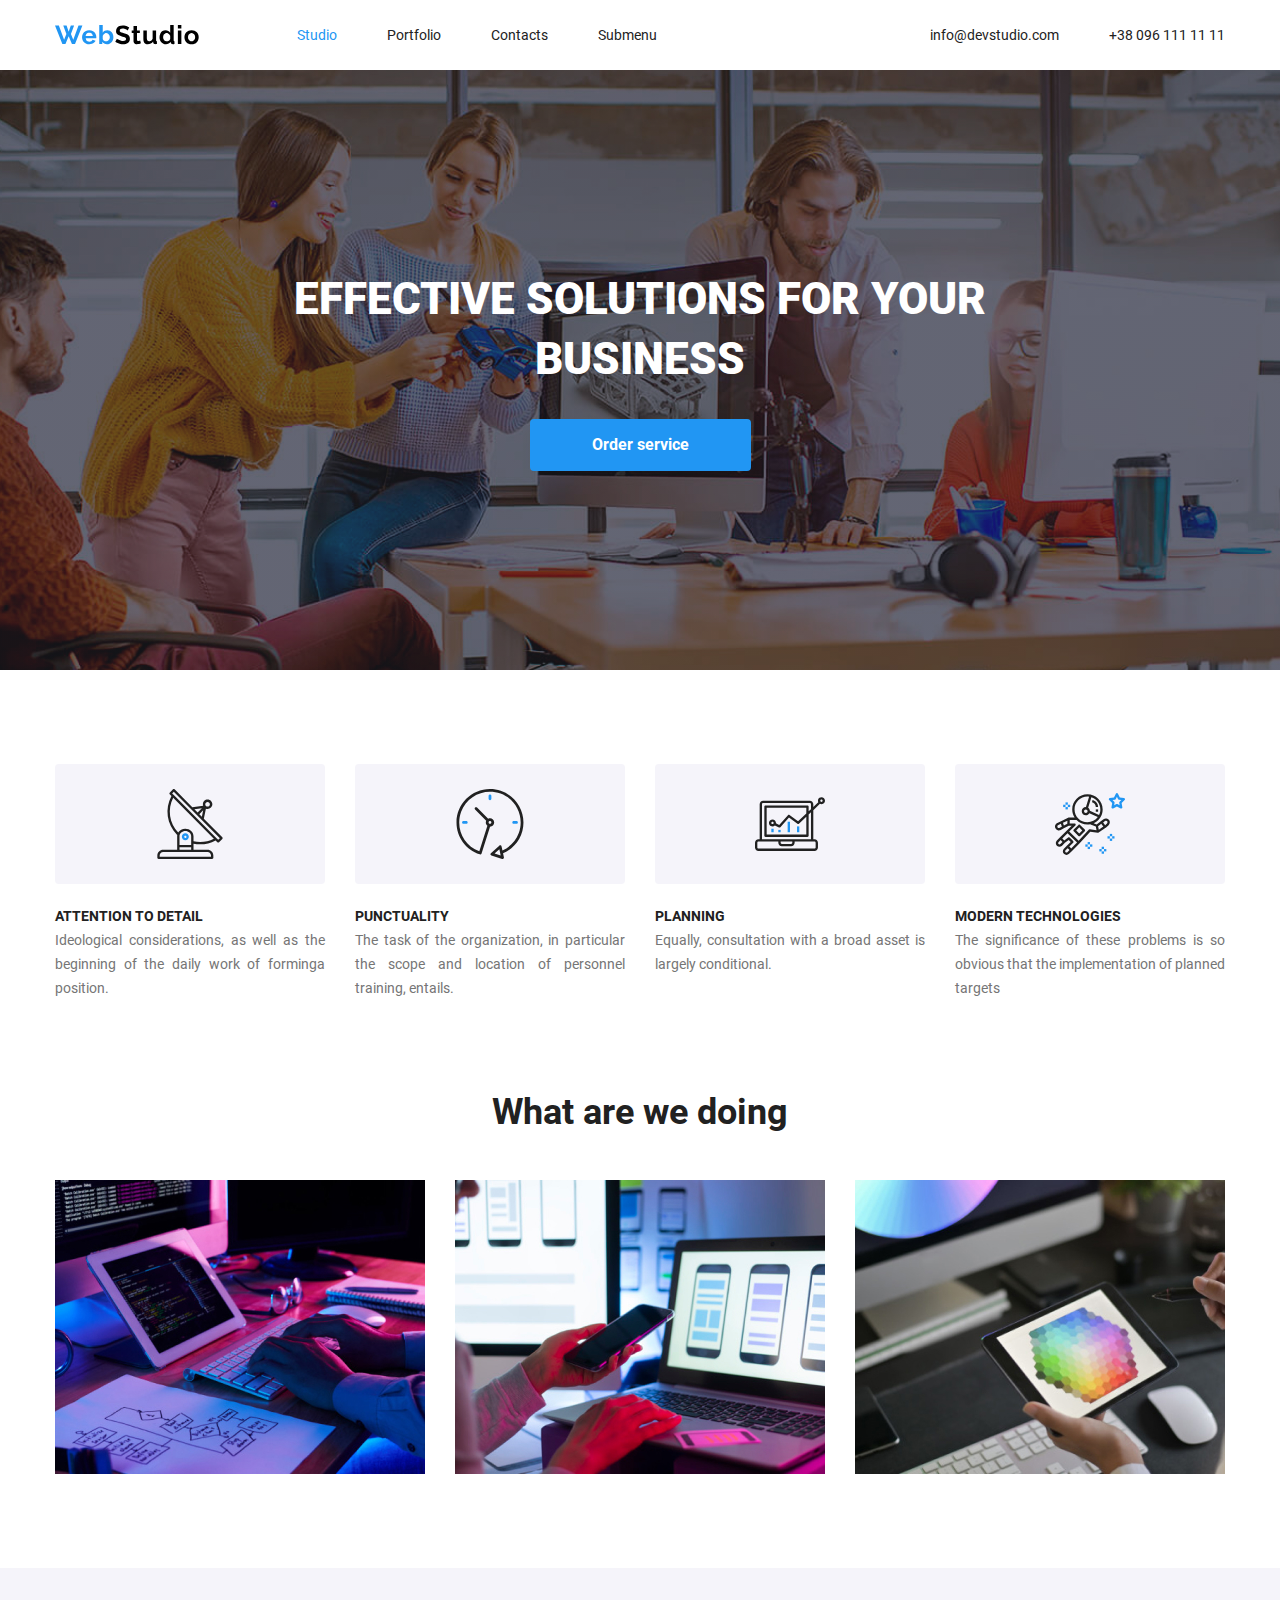
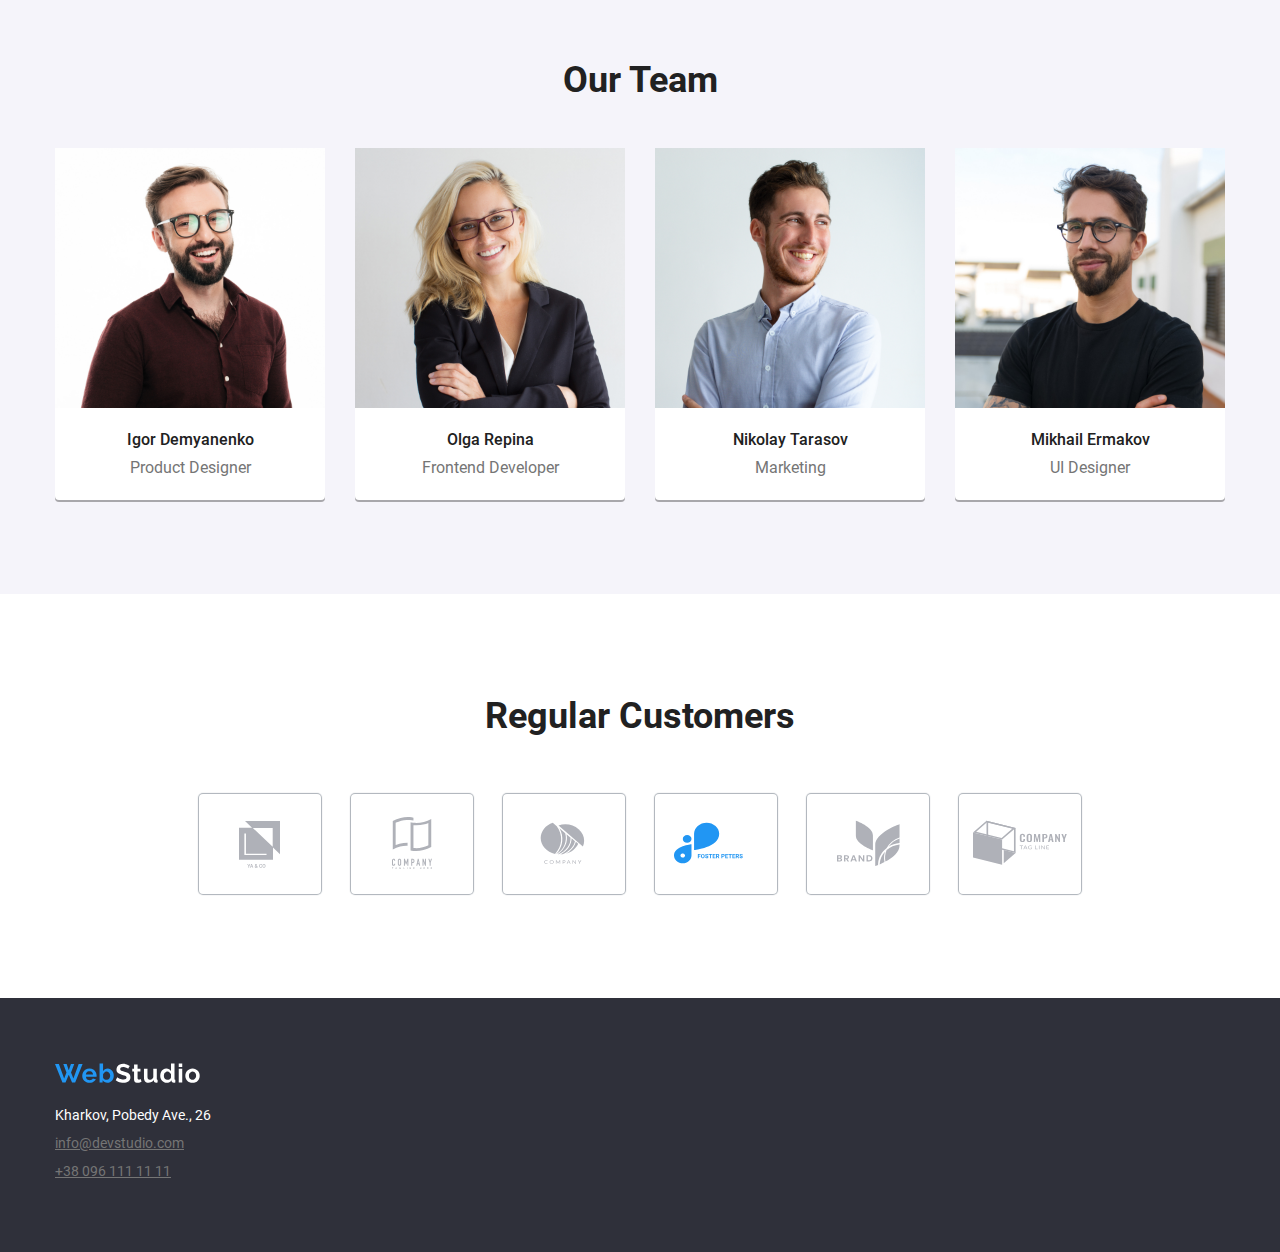
<file: index.html>
<!DOCTYPE html>
<html lang="en">

<head>
	<meta charset="UTF-8">
	<meta name="viewport" content="width=device-width, initial-scale=1.0">
	<link rel="stylesheet" href="css/styles.css">
	<title>Web Studio</title>
</head>

<body>
	<header class="header">
		<div class="container header-container">
			<!-- LOGO -->
			<a class="header-logo" href="#">
				<img src="img/logo-header.svg" alt="LOGO" width="144" height="20">
			</a>
			<!-- MENU -->
			<ul class="header-list">
				<li>
					<a class="active" href="#">Studio</a>
				</li>
				<li>
					<a href="portfolio.html">Portfolio</a>
				</li>
				<li>
					<a href="#">Contacts</a>
				</li>
				<li class="container-menu-item">
					<a href="#">Submenu</a>
					<ul class="header-submenu">
						<li class="header-submenu-item">
							<a href="#">MENU</a>
						</li>
						<li class="header-submenu-item">
							<a href="#">MENU</a>
						</li>
						<li class="header-submenu-item">
							<a href="#">MENU</a>
						</li>
						<li class="header-submenu-item header-submenu-item-hover">
							<a href="#">Hover</a>
							<ul>
								<li class="header-submenu-item-add">
									<a href="#">MENU-ADD</a>
								</li>
							</ul>
						</li>
					</ul>
				</li>
			</ul>
			<!-- CONTACTS -->
			<div class="header-contacts">
				<a href="mailto:info@devstudio.com">info@devstudio.com</a>
				<a href="tel:+380961111111">+38 096 111 11 11</a>
			</div>
		</div>
	</header>

	<main>
		<!-- HERO -->
		<section class="hero">
			<div class="container hero-container">
				<h1 class="hero-title">Effective solutions for your business</h1>
				<a class="hero-btn btn" href="#">Order service</a>
			</div>
		</section>

		<!-- ABOUT -->
		<section class="about">
			<div class="container">
				<div class="about-cards">
					<div class="about-card">
						<h2 class="about-card-title">Attention to detail</h2>
						<p class="about-card-desc">Ideological considerations, as well as the beginning of the daily work of forminga position.</p>
					</div>
					<div class="about-card">
						<h2 class="about-card-title">Punctuality</h2>
						<p class="about-card-desc">The task of the organization, in particular the scope and location of personnel training, entails.</p>
					</div>
					<div class="about-card">
						<h2 class="about-card-title">Planning</h2>
						<p class="about-card-desc">Equally, consultation with a broad asset is largely conditional.</p>
					</div>
					<div class="about-card">
						<h2 class="about-card-title">Modern technologies</h2>
						<p class="about-card-desc">The significance of these problems is so obvious that the implementation of planned targets</p>
					</div>
				</div>
			</div>
		</section>

		<!-- DO -->
		<section class="do">
			<div class="container">
				<h2 class="do-title title">What are we doing</h2>
				<div class="do-cards">
					<div class="do-card">
						<img class="do-card-img" src="img/doing1.jpg" alt="content image">
						<h3 class="do-card-title">Desktop applications</h3>
					</div>
					<div class="do-card">
						<img class="do-card-img" src="img/doing2.jpg" alt="content image">
						<h3 class="do-card-title">Mobile applications</h3>
					</div>
					<div class="do-card">
						<img class="do-card-img" src="img/doing3.jpg" alt="content image">
						<h3 class="do-card-title">Design Solutions</h3>
					</div>
				</div>
			</div>
		</section>

		<!-- Team -->
		<section class="team">
			<div class="container">
				<div class="team-head">
					<h2>Our Team
					</h2>
				</div>
				<div class="employees">
					<div class="employee">
						<img src="img/Igor.jpg" alt="Igor Demyanenko">
						<div class="employee-info">
							<h3>Igor Demyanenko</h3>
							<p>Product Designer</p>
						</div>
					</div>
					<div class="employee">
						<img src="img/Olga.jpg" alt="Olga Repina">
						<div class="employee-info">
							<h3>Olga Repina</h3>
							<p>Frontend Developer</p>
						</div>
					</div>
					<div class="employee">
						<img src="img/Nikolay.jpg" alt="Nikolay Tarasov">
						<div class="employee-info">
							<h3>Nikolay Tarasov</h3>
							<p>Marketing</p>
						</div>
					</div>
					<div class="employee">
						<img src="img/Mikhail.jpg" alt="Mikhail Ermakov">
						<div class="employee-info">
							<h3>Mikhail Ermakov</h3>
							<p>UI Designer</p>
						</div>
					</div>
				</div>
			</div>
		</section>

		<!--Regular Customers-->
		<section class="customers">
			<div class="container">
				<div class="customers-head">
					<h1>Regular Customers</h1>
				</div>
				<div class="customer-logos">
					<div class="customer-logo">
						
					</div>
					<div class="customer-logo">
						
					</div>
					<div class="customer-logo">
						
					</div>
					<div class="customer-logo">
						
					</div>
					<div class="customer-logo">
						
					</div>
					<div class="customer-logo">
						
					</div>
				</div>
			</div>
		</section>
	</main>

	<!-- FOOTER -->
	<footer>
		<section class="footer">
			<div class="container">
				<div class="footer-content">
					<div class="footer-logo">
						<a class="footer-logo" href="#">
							<img src="img/logo-footer.svg" alt="LOGO" width="145" height="31">
						</a>
					</div>
					<div class="footer-adress">
						<p>Kharkov, Pobedy Ave., 26</p>
						<a href="mailto:info@devstudio.com">info@devstudio.com</a>
						<a href="tel:+380961111111">+38 096 111 11 11</a>
					</div>
				</div>
			</div>
		</section>
	</footer>
</body>

</html>
</file>
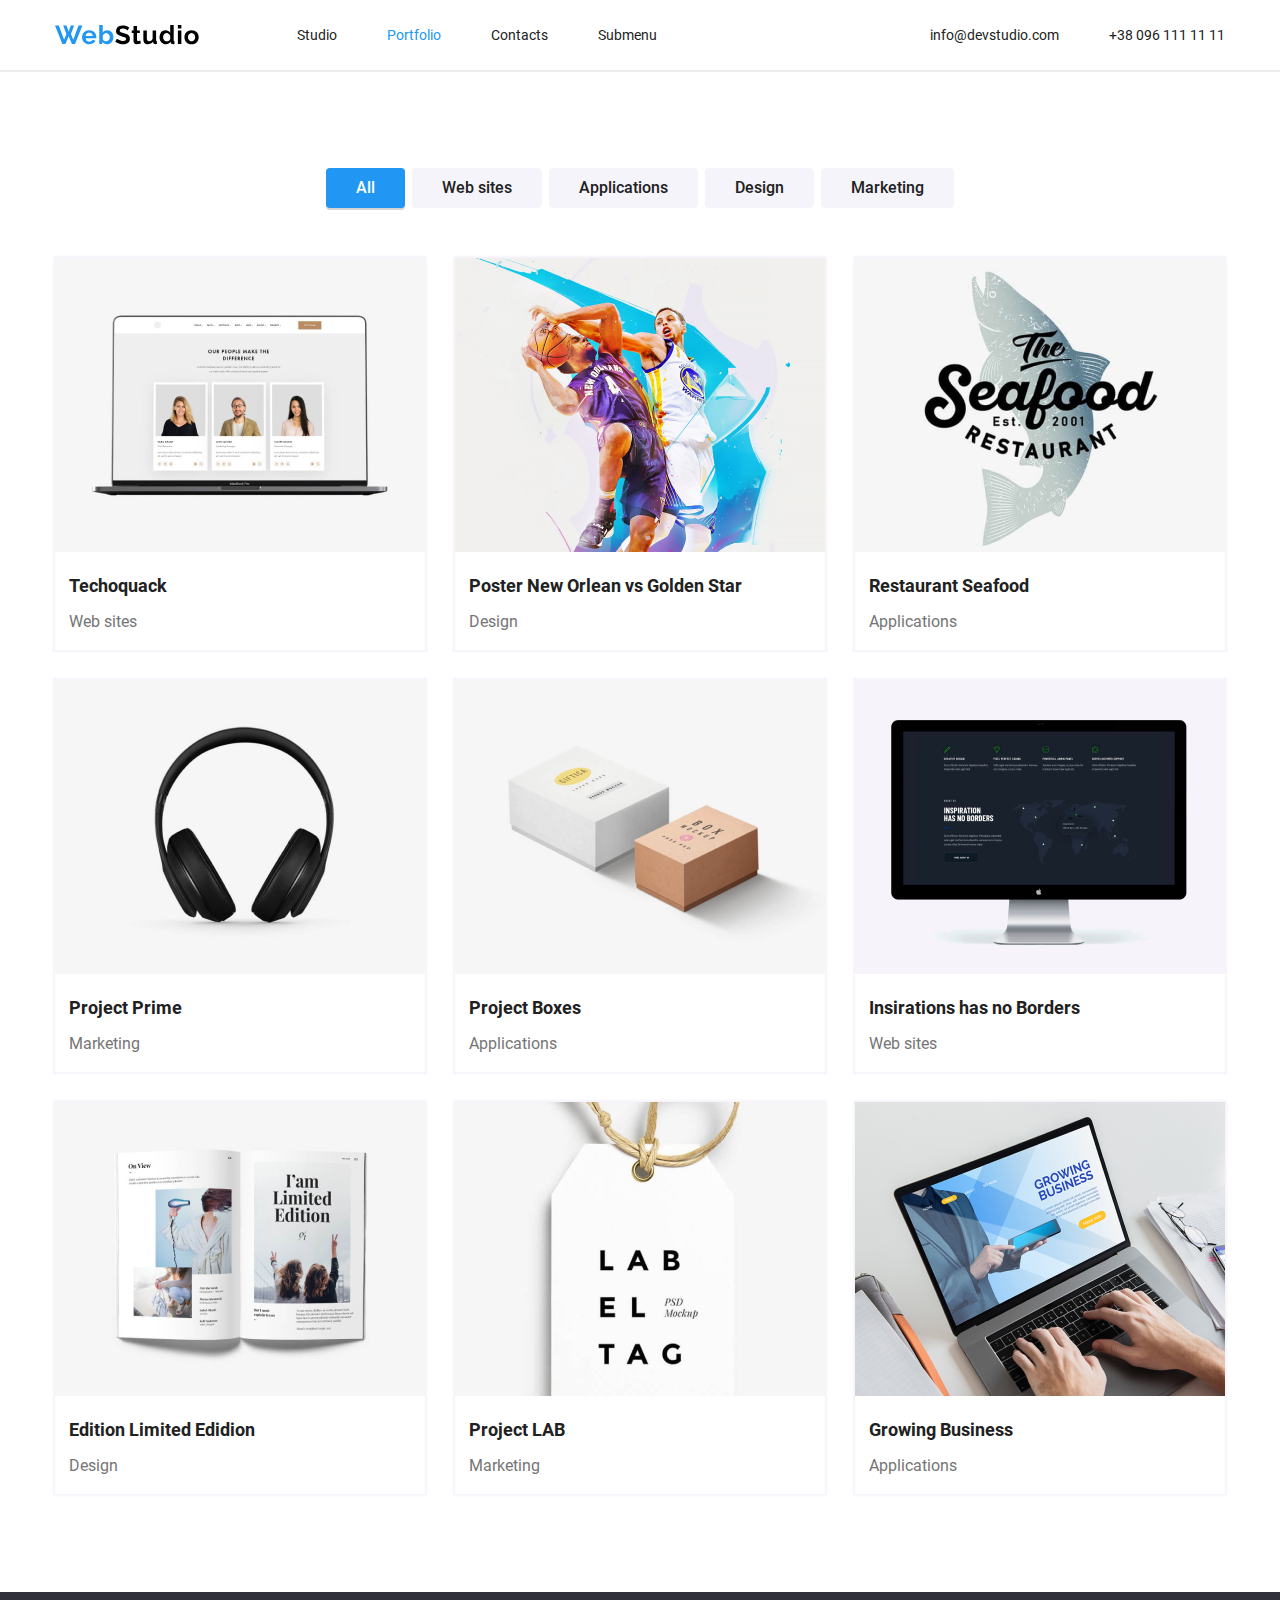
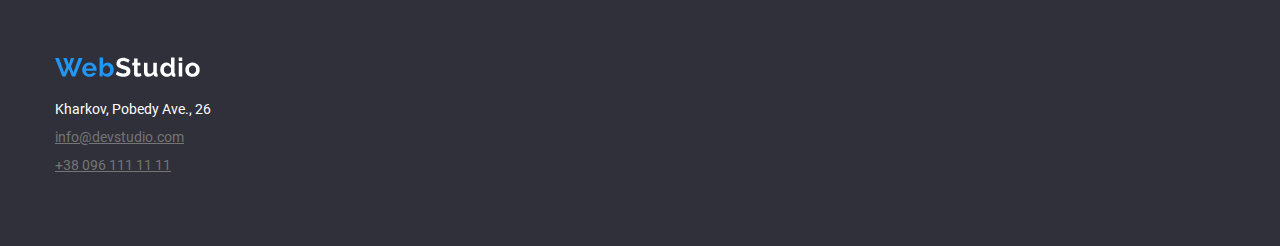
<file: portfolio.html>
<!DOCTYPE html>
<html lang="en">

<head>
	<meta charset="UTF-8">
	<meta name="viewport" content="width=device-width, initial-scale=1.0">
	<link rel="stylesheet" href="css/styles.css">
	<title>Web Studio Portfolio</title>
</head>

<body>
	<header class="header">
		<div class="container header-container">
			<!-- LOGO -->
			<a class="header-logo" href="index.html">
				<img src="img/logo-header.svg" alt="Web Studio" width="144" height="20">
			</a>
			<!-- MENU -->
			<ul class="header-list">
				<li>
					<a href="index.html">Studio</a>
				</li>
				<li>
					<a class="active" href="#">Portfolio</a>
				</li>
				<li>
					<a href="#">Contacts</a>
				</li>
				<li class="container-menu-item">
					<a href="#">Submenu</a>
					<ul class="header-submenu">
						<li class="header-submenu-item">
							<a href="#">MENU</a>
						</li>
						<li class="header-submenu-item">
							<a href="#">MENU</a>
						</li>
						<li class="header-submenu-item">
							<a href="#">MENU</a>
						</li>
						<li class="header-submenu-item header-submenu-item-hover">
							<a href="#">Hover</a>
							<ul>
								<li class="header-submenu-item-add">
									<a href="#">MENU-ADD</a>
								</li>
							</ul>
						</li>
					</ul>
				</li>
			</ul>
			<!-- CONTACTS -->
			<div class="header-contacts">
				<a href="mailto:info@devstudio.com">info@devstudio.com</a>
				<a href="tel:+380961111111">+38 096 111 11 11</a>
			</div>
		</div>
	</header>

	<main>
		<!-- Buttons -->
		<section class="buttons-sec">
			<div class="container">
				<div class="buttons">
					<button class="tiles-button-1" href="#">All</button>
					<button class="tiles-button-2" href="#">Web sites</button>
					<button class="tiles-button-3" href="#">Applications</button>
					<button class="tiles-button-4" href="#">Design</button>
					<button class="tiles-button-5" href="#">Marketing</button>
				</div>
			</div>
		</section>

		<!-- Tiles-->
		<section class="tiles-sec">
			<div class="container">
				<div class="tiles-main">
					<div class="tile">
						<img src="./img/title-img-1.png" alt="image">
						<h1 class="hover-text">The resource offers comprehensive offers with different levels of functionality and services.
							All this will allow the visitor to obtain useful information about the company or individual.
						</h1>
						<div class="tile-info">
							<h2>Techoquack</h2>
							<p>Web sites</p>
						</div>
					</div>
					<div class="tile">
						<img src="./img/title-img-2.png" alt="image">
						<h1 class="hover-text">The resource offers comprehensive offers with different levels of functionality and services.
							All this will allow the visitor to obtain useful information about the company or individual.
						</h1>
						<div class="tile-info">
							<h2>Poster New Orlean vs Golden Star</h2>
							<p>Design</p>
						</div>
					</div>
					<div class="tile">
						<img src="./img/title-img-3.png" alt="image">
						<h1 class="hover-text">The resource offers comprehensive offers with different levels of functionality and services.
							All this will allow the visitor to obtain useful information about the company or individual.
						</h1>
						<div class="tile-info">
							<h2>Restaurant Seafood</h2>
							<p>Applications</p>
						</div>
					</div>
					<div class="tile">
						<img src="./img/title-img-4.png" alt="image">
						<h1 class="hover-text">The resource offers comprehensive offers with different levels of functionality and services.
							All this will allow the visitor to obtain useful information about the company or individual.
						</h1>
						<div class="tile-info">
							<h2>Project Prime</h2>
							<p>Marketing</p>
						</div>
					</div>
					<div class="tile">
						<img src="./img/title-img-5.png" alt="image">
						<h1 class="hover-text">The resource offers comprehensive offers with different levels of functionality and services.
							All this will allow the visitor to obtain useful information about the company or individual.
						</h1>
						<div class="tile-info">
							<h2>Project Boxes</h2>
							<p>Applications</p>
						</div>
					</div>
					<div class="tile">
						<img src="./img/title-img-6.jpg" alt="image">
						<h1 class="hover-text">The resource offers comprehensive offers with different levels of functionality and services.
							All this will allow the visitor to obtain useful information about the company or individual.
						</h1>
						<div class="tile-info">
							<h2>Insirations has no Borders</h2>
							<p>Web sites</p>
						</div>
					</div>
					<div class="tile">
						<img src="./img/title-img-7.png" alt="image">
						<h1 class="hover-text">The resource offers comprehensive offers with different levels of functionality and services.
							All this will allow the visitor to obtain useful information about the company or individual.
						</h1>
						<div class="tile-info">
							<h2>Edition Limited Edidion</h2>
							<p>Design</p>
						</div>
					</div>
					<div class="tile">
						<img src="./img/title-img-8.png" alt="image">
						<h1 class="hover-text">The resource offers comprehensive offers with different levels of functionality and services.
							All this will allow the visitor to obtain useful information about the company or individual.
						</h1>
						<div class="tile-info">
							<h2>Project LAB</h2>
							<p>Marketing</p>
						</div>
					</div>
					<div class="tile">
						<img src="./img/title-img-9.png" alt="image">
						<h1 class="hover-text">The resource offers comprehensive offers with different levels of functionality and services.
							All this will allow the visitor to obtain useful information about the company or individual.
						</h1>
						<div class="tile-info">
							<h2>Growing Business</h2>
							<p>Applications</p>
						</div>
					</div>
				</div>
			</div>
		</section>
	</main>

		<!-- FOOTER -->
		<footer>
			<section class="footer">
				<div class="container">
					<div class="footer-content">
						<div class="footer-logo">
							<a class="footer-logo" href="index.html">
								<img src="img/logo-footer.svg" alt="LOGO" width="145" height="31">
							</a>
						</div>
						<div class="footer-adress">
							<p>Kharkov, Pobedy Ave., 26</p>
							<a href="mailto:info@devstudio.com">info@devstudio.com</a>
							<a href="tel:+380961111111">+38 096 111 11 11</a>
						</div>
					</div>
				</div>
			</section>
		</footer>
</body>

</html>
</file>
<file: css/styles.css>
@import url('reset.css');

/* GLOBAL CLASSES */
body {
	color: #212121;
	font-size: 14px;
	font-family: 'Roboto';
}

.container {
	max-width: 1200px;
	margin: 0 auto;
	padding: 0 15px;
}

.title {
	font-size: 36px;
	font-weight: 700;
}

.btn {
	display: inline-block;
	padding: 18px 62px;
	text-decoration: none;
	color: #fff;
	background: #2196F3;
	border-radius: 4px;
	cursor: pointer;
	border: 0;
	font-weight: 700;
	font-size: 16px;
}

/* HEADER */
.header {
	padding: 25px 0;
	box-shadow: 0 2px 0 0 #ECECEC;
}

.header a {
	text-decoration: none;
	color: #212121;
}

.header a:hover {
	color: #2196F3;
}

.header a.active {
	color: #2196F3;
}

.header-container {
	display: flex;
	align-items: center;
}

.header-logo {
	margin-right: 98px;
}

.header-list {
	display: flex;
	gap: 50px;
}

.header-contacts {
	margin-left: auto;
	display: flex;
	gap: 50px;
}

.container-menu-item {
	position: relative;
}

.container-menu-item:hover .header-submenu {
	display: block;
}

.header-submenu {
	position: absolute;
	top: 100%;
	left: 0;
	padding: 32px 0 0;
	display: none;
}

.header-submenu-item a {
	background: #757575;
	padding: 2px;
	color: white;
	box-shadow: 0 0 3px 3px #888888;
}

.header-submenu-item {
	padding: 5px;
}

.header-submenu-item-add{
	opacity: 0;
	position: absolute;
	top: 85%;
	left: -135%;
}

.header-submenu-item-hover:hover .header-submenu-item-add {
	opacity: 1;
}


/* HERO */

.hero {
	height: 600px;
	background: linear-gradient(rgba(47, 48, 58, .4), rgba(47, 48, 58, .4)), #2F303A url(../img/hero-background.jpg) no-repeat center/ cover;
	color: #fff;
	display: flex;
	align-items: center;
}

.hero-container {
	text-align: center;
}

.hero-title {
	font-size: 44px;
	font-weight: 900;
	line-height: 60px;
	text-transform: uppercase;
	width: 700px;
	margin-bottom: 30px;
}

/* ABOUT */

.about {
	padding: 94px 0;
}

.about-cards {
	display: flex;
	gap: 30px;
	line-height: 24px;
}

.about-card {
	flex: 1 1 25%;
	position: relative;
	padding-top: 130px;
}

.about-card-title {
	font-weight: 700;
	margin-top: 10px;
	text-transform: uppercase;
}

.about-card-desc {
	color: #757575;
	text-align: justify;
}

.about-card::before{
	content: '';
	height: 120px;
	position: absolute;
	inset: 0;
	background: #f5f4fa url(../img/antenna\ 1.svg) no-repeat 50% / 70px 70px;
	border-radius: 4px;
}

.about-card:nth-child(2)::before{
	background: #f5f4fa url(../img/clock\ 1.svg) no-repeat 50% / 70px 70px;
}

.about-card:nth-child(3)::before{
	background: #f5f4fa url(../img/diagram\ 1.svg) no-repeat 50% / 70px 70px;
}

.about-card:nth-child(4)::before{
	background: #f5f4fa url(../img/astronaut\ 1.svg) no-repeat 50% / 70px 70px;
}

/* DO SECTION */
.do {
	padding: 0 0 94px;
}

.do-title {
	margin-bottom: 50px;
	text-align: center;
}

.do-cards {
	display: flex;
	gap: 30px;
}

.do-card {
	flex: 1 1 30%;
	position: relative;
}

.do-card-img {
	width: 100%;
	height: 294px;
	object-fit: cover;
}

.do-card-title {
	height: 70px;
	background: rgba(47, 48, 58, .8);
	font-size: 14px;
	font-weight: 700;
	text-transform: uppercase;
	color: white;
	display: flex;
	justify-content: center;
	align-items: center;
	position: absolute;
	bottom: 0;
	left: 0;
	right: 0;
	opacity: 0;
}

.do-card:hover > .do-card-title{
	opacity: 1;
}

/* TEAM */

.team {
	background-color: #f5f4fa;
	padding: 94px 0;
}

.team-head {
	font-size: 36px;
	font-weight: 700;
	text-align: center;
	margin-bottom: 50px;
}

.employees {
	display: flex;
	gap: 30px;
}

.employee {
	flex: 1 1 25%;
	background-color: white;
	border-radius: 4px;
	box-shadow: 0 2px 0 0 #a8a7ab;	
}

.employee > img {
	width: 100%;
	height: 260px;
	object-fit: cover;
}

.employee-info {
	padding: 24px;

}

.employee-info > h3 {
	font-size: 16px;
	font-weight: 500;
	text-align: center;
	margin-bottom: 12px;
}

.employee-info > p {
	font-size: 16px;
	font-weight: 400;
	text-align: center;
	color: #757575;
}

/* FOOTER */

.footer {
	background-color: #2F303A;
	padding: 60px 0;
}

.footer-logo{
	margin-bottom: 19px;
}

.footer-adress>p{
	color: white;
	margin-bottom: 14px;
}

.footer-adress>a{
	margin-bottom: 14px;
	display: block; /* Використав його тому що посилання знизу ставали в рядок а не один під одним */
	color: #757575;
}

.footer-adress a:hover {
	color: #2196F3;
}

/* BUTTONS */

.buttons-sec{
	padding-top: 98px;
}

.buttons{
	text-align: center;
}

.buttons>:nth-child(n) {
	padding: 12px 30px;
	text-decoration: none;
	color: #212121;
	background: #f5f4fa;
	border-radius: 4px;
	cursor: pointer;
	font-weight: 500;
	font-size: 16px;
	margin: 0 2px 0 2px;
}

.buttons > .tiles-button-1 {
	background-color: #2196F3;
	color: white;
	box-shadow: 0 2px 0 0 #d4d4d4;
}

.buttons>:nth-child(n):hover {
	color: white;
	background-color: #2196F3;
}

/* TILES */

.tiles-sec {
	padding: 50px 0 98px 0;
}

.tiles-main {
	display: flex;
	gap: 30px;
	flex-wrap: wrap;
}

.tile {
	box-shadow: 0 0 2px 2px #f6f3fa;
	position: relative;
	width: 370px;
}

.tile>img{
	height: 294px;
	width: 100%;
	object-fit: cover;
}

.hover-text{
	height: 294px;
	background: rgba(49, 155, 255, 0.801);
	font-size: 18px;
	font-weight: 400;
	color: white;
	display: flex;
	align-items: center;
	position: absolute;
	line-height: 28px;
	padding: 20px;
	bottom: 100px;
	top: 0;
	left: 0;
	right: 0;
	opacity: 0;
}

.tile:hover > .hover-text{
	opacity: 1;
}

.tile-info{
	padding: 10px;
}

.tile-info>h2{
	font-size: 18px;
	font-weight: 700;
	padding: 15px 0 4px 4px;
}

.tile-info>p{
	font-size: 16px;
	font-weight: 400;
	color: #757575;
	padding: 15px 0 10px 4px;
}

/* Regular Cusmoters */

.customers{
	padding: 184px;
}
.customers-head{
	font-size: 36px;
	font-weight: 700;
	text-align: center;
	margin-top: -80px; /* Використав як швидке рішення шоб підняти текст */
}

/* Також хотів запитати чи можна писати дів та в ньому нічого. Якщо заглянете в index в regular customers там видно що я їх використовував.*/

.customer-logos{
	gap: 30px;
	display: flex;
	margin: 60px 0 20px 0;
}

.customer-logo{
	position: relative;
	flex: 1 1 15%;
}

.customer-logo::before{
	content: '';
	height: 100px;
	position: absolute;
	inset: 0;
	background:  url(../img/company-1.svg) no-repeat 50% / 106px 60px;
	box-shadow: 0 0 1px 1px #abb1b8;
	border-radius: 4px;
}

.customer-logo:nth-child(2)::before{
	background:  url(../img/company-2.svg) no-repeat 50% / 106px 60px;
}

.customer-logo:nth-child(3)::before{
	background:  url(../img/company-3.svg) no-repeat 50% / 106px 60px;
}

.customer-logo:nth-child(4)::before{
	background:  url(../img/company-4.svg) no-repeat 50% / 106px 60px;
}

.customer-logo:nth-child(5)::before{
	background:  url(../img/company-5.svg) no-repeat 50% / 106px 60px;
}

.customer-logo:nth-child(6)::before{
	background:  url(../img/company-6.svg) no-repeat 50% / 106px 60px;
}
</file>
